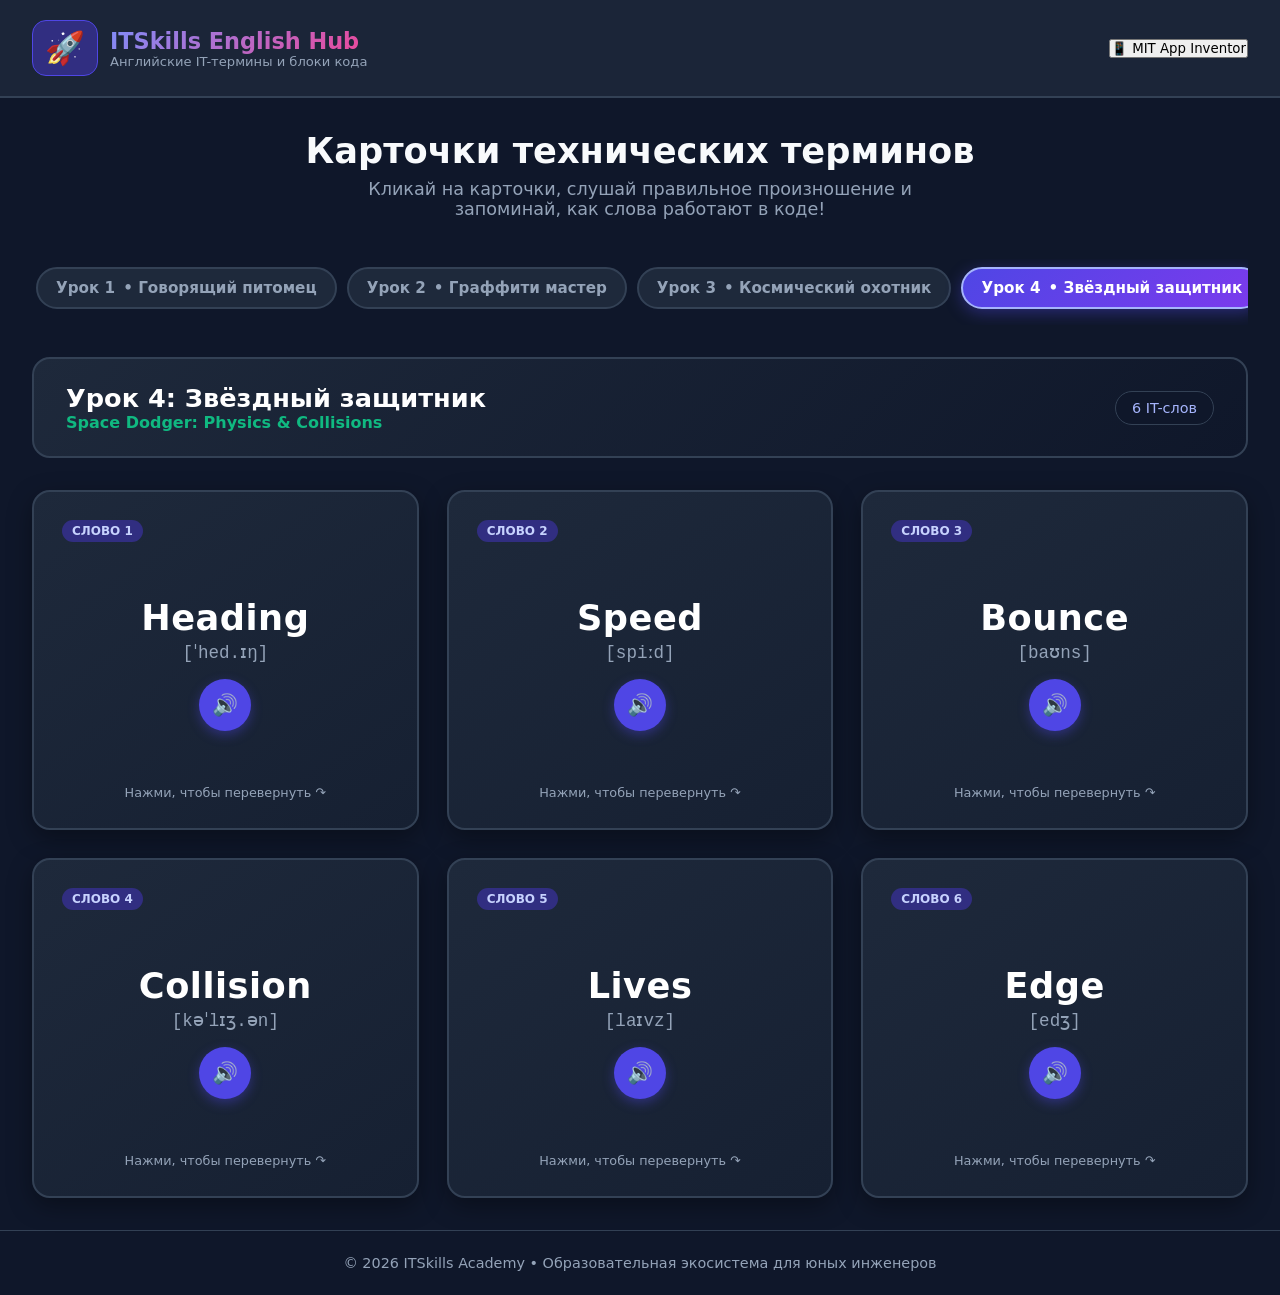
<file: index.html>
<!DOCTYPE html>
<html lang="ru">
<head>
  <meta charset="UTF-8">
  <meta name="viewport" content="width=device-width, initial-scale=1.0">
  <title>ITSkills English Hub • Интерактивный IT-словарь</title>
  <link rel="stylesheet" href="css/style.css">
</head>
<body>

  <!-- HEADER -->
  <header>
    <div class="logo-group" onclick="selectCourse('app-inventor')">
      <div class="logo-icon">🚀</div>
      <div class="logo-text">
        <h1>ITSkills English Hub</h1>
        <p>Английские IT-термины и блоки кода</p>
      </div>
    </div>
    <div id="courseSelector" style="display: flex; gap: 8px;"></div>
  </header>

  <!-- MAIN -->
  <main>
    <div class="hero-section">
      <h2>Карточки технических терминов</h2>
      <p>Кликай на карточки, слушай правильное произношение и запоминай, как слова работают в коде!</p>
    </div>

    <!-- LESSON NAVIGATION PILLS -->
    <div class="lesson-nav" id="lessonNav">
      <!-- Generated via JS -->
    </div>

    <!-- ACTIVE LESSON HEADER -->
    <div class="active-lesson-header" id="activeLessonHeader">
      <div class="active-lesson-title">
        <h3 id="lessonTitle">Загрузка урока...</h3>
        <p id="lessonSubtitle"></p>
      </div>
      <div class="lesson-stats" id="lessonWordCount">0 слов</div>
    </div>

    <!-- 3D CARDS GRID -->
    <div class="cards-grid" id="cardsContainer">
      <!-- Generated via JS -->
    </div>
  </main>

  <!-- FOOTER -->
  <footer>
    <p>© 2026 ITSkills Academy • Образовательная экосистема для юных инженеров</p>
  </footer>

  <script src="js/app.js"></script>
</body>
</html>
</file>
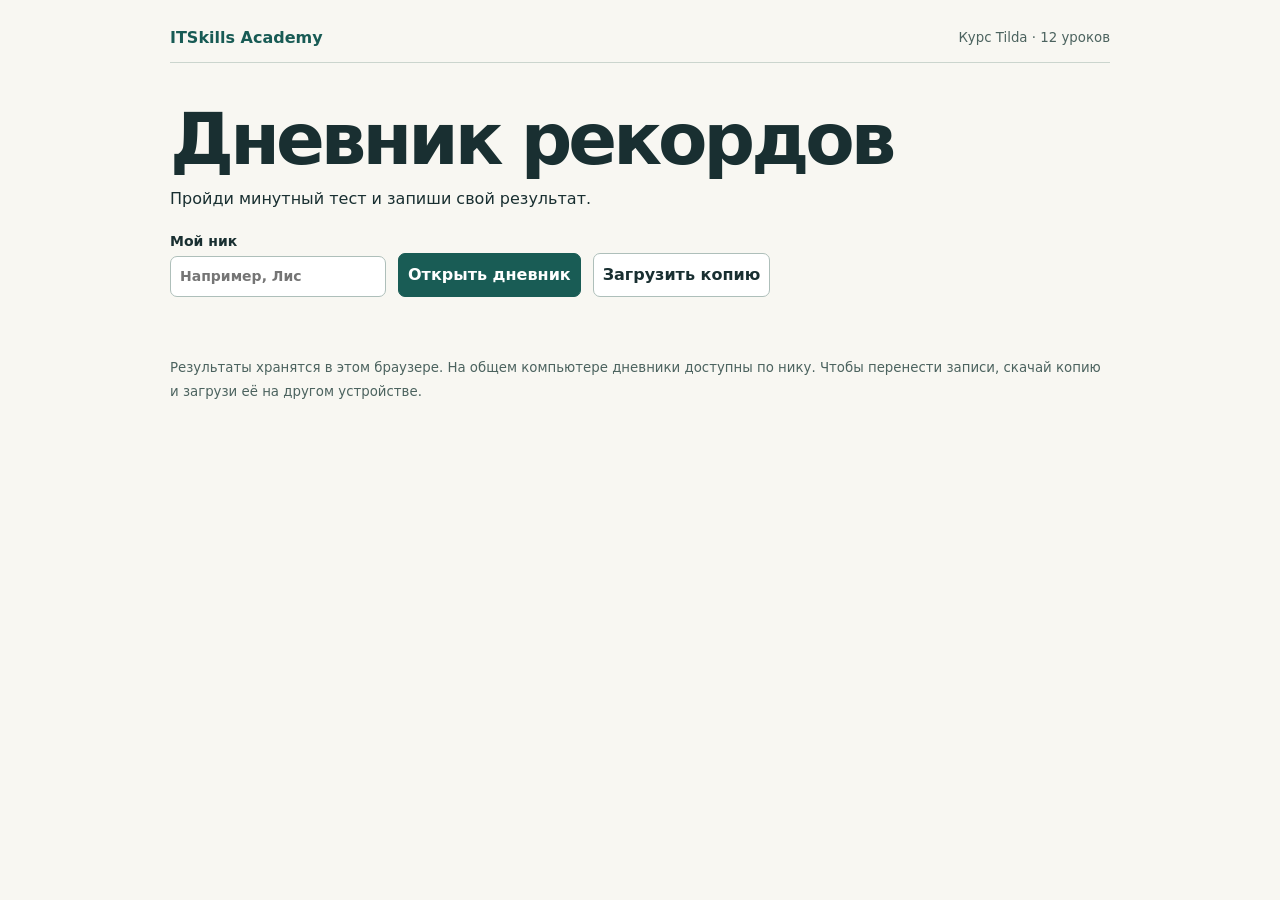
<file: tilda-diary/index.html>
<!doctype html><html lang="ru"><meta charset="utf-8"><meta name="viewport" content="width=device-width,initial-scale=1"><title>Дневник рекордов · ITSkills</title><style>
*{box-sizing:border-box}body{margin:0;background:#f8f7f2;color:#192f31;font:16px/1.5 system-ui,sans-serif}main{max-width:980px;margin:auto;padding:26px 20px 60px}header{display:flex;justify-content:space-between;align-items:center;border-bottom:1px solid #cbd5ce;padding-bottom:12px}header b{color:#185b55}h1{font-size:clamp(36px,7vw,72px);letter-spacing:-.055em;line-height:1;margin:40px 0 12px}h2{font-size:21px;margin:0 0 15px}p{margin:8px 0 20px}.row{display:flex;flex-wrap:wrap;gap:12px;align-items:end}label{display:grid;gap:4px;font-size:14px;font-weight:600}input,select,button{font:inherit;border:1px solid #aebfba;border-radius:7px;padding:9px;background:white;color:inherit;max-width:100%}button{cursor:pointer;font-weight:650}button.primary{background:#195c55;color:white;border-color:#195c55}section{background:#fff;border:1px solid #d4dcd6;border-radius:14px;padding:clamp(14px,3vw,26px);margin:18px 0}.stats{background:#164641;color:white}.stats .row{justify-content:space-between}.stats strong{font-size:32px;display:block}.stats span{color:#d3eae0}svg{width:100%;height:auto;display:block}table{width:100%;border-collapse:collapse;font-size:14px}th,td{text-align:left;padding:8px;border-bottom:1px solid #dae1de;white-space:nowrap}.scroll{overflow:auto}small{color:#4c635f}input[type=number]{width:125px}[hidden]{display:none!important}#status{min-height:1.5em;color:#15534d}button:focus-visible,input:focus-visible,select:focus-visible{outline:3px solid #da8818}footer{margin-top:26px}#backup{margin-top:15px}
</style><main><header><b>ITSkills Academy</b><small>Курс Tilda · 12 уроков</small></header><h1>Дневник рекордов</h1><p>Пройди минутный тест и запиши свой результат.</p>
<form id="login" class="row"><label>Мой ник<input id="nick" maxlength="36" required placeholder="Например, Лис" list="nicks"></label><datalist id="nicks"></datalist><button class="primary">Открыть дневник</button><button type="button" id="restore">Загрузить копию</button><input type="file" accept=".json,application/json" id="file" hidden></form><p id="status" role="status"></p>
<div id="book" hidden><section class="stats"><h2 id="owner"></h2><div class="row"><div><span>Старт · урок 1</span><strong id="start"></strong></div><div><span>Рекорд на уроках</span><strong id="best"></strong></div><div><span>Замеров на уроках</span><strong id="count"></strong></div></div></section>
<section><h2>Записать результат</h2><form id="entry" class="row"><label>Где тренировался<select id="kind"><option value="lesson">На уроке</option><option value="home">Дома</option></select></label><label id="lessonLabel">Урок<select id="lesson"></select></label><label>Дата<input type="date" id="date" required></label><label>Тренажёр<input id="trainer" list="trainers" maxlength="60" required value="Monkeytype"></label><datalist id="trainers"><option>Monkeytype</option><option>keybr</option></datalist><label>Знаков/мин<input id="speed" type="number" min="0" max="5000" required></label><label>Ошибок, %<input id="errors" type="number" min="0" max="100" step="0.1" required></label><label>Навык (по желанию)<input id="skill" maxlength="70" placeholder="Например, вернуть текст"></label><label>Как получилось<select id="mark"><option value="">Без отметки</option><option>С подсказкой</option><option>Самостоятельно</option></select></label><button class="primary">Сохранить</button></form><p><small>Для домашней практики без теста выбери «Дома», запиши навык и отметь, как получилось. Если тренажёр показывает WPM, умножь его на 5. Если показана точность, вычти её из 100%, чтобы получить процент ошибок.</small></p></section>
<section><h2>Мой график скорости</h2><div id="chart"></div></section><section><h2>Замеры на уроках</h2><div class="scroll"><table><thead><tr><th>Урок</th><th>Дата</th><th>Тренажёр</th><th>Знаков/мин</th><th>Ошибок, %</th><th>К старту</th><th>Рекорд</th><th>Навык</th><th>Отметка</th></tr></thead><tbody id="rows"></tbody></table></div></section><section><h2>Домашние тренировки</h2><div id="homes" class="scroll"></div></section><button id="backup">Скачать копию дневника</button></div>
<footer><small>Результаты хранятся в этом браузере. На общем компьютере дневники доступны по нику. Чтобы перенести записи, скачай копию и загрузи её на другом устройстве.</small></footer></main><script>
'use strict';
const $=id=>document.getElementById(id), key='itskills:tilda:diary:v1', today=()=>new Date(Date.now()-new Date().getTimezoneOffset()*60000).toISOString().slice(0,10);
let active='',data;
const load=()=>new Map(JSON.parse(localStorage.getItem(key)||'[]'));
function persist(name,d){const all=load();all.set(name,d);localStorage.setItem(key,JSON.stringify([...all]));}
function alertText(t){$('status').textContent=t;}
function names(){try{$('nicks').replaceChildren(...[...load().keys()].map(n=>new Option(n)));}catch{alertText('Не удалось прочитать хранилище браузера.');}}
function openBook(name){active=name;data=load().get(name)||{lessons:{},home:[]};$('nick').value=name;$('owner').textContent='Дневник · '+name;$('book').hidden=false;$('kind').value='lesson';$('lesson').value=Array.from({length:12},(_,i)=>i+1).find(i=>!data.lessons[i])||12;fill();render();}
function fill(){const lesson=$('kind').value==='lesson';$('lessonLabel').hidden=!lesson;const r=lesson?data.lessons[$('lesson').value]:null;$('speed').required=$('errors').required=lesson;$('skill').value=r?.skill||'';$('mark').value=r?.mark||'';$('date').value=r?.date||today();$('trainer').value=r?.trainer||'Monkeytype';$('speed').value=r?.speed??'';$('errors').value=r?.errors??'';}
function row(body,vals){const tr=body.insertRow();for(const v of vals)tr.insertCell().textContent=v;}
function render(){const entries=Object.entries(data.lessons).sort((a,b)=>+a[0]-b[0]),base=data.lessons[1]?.speed;$('start').textContent=base??'—';$('best').textContent=entries.length?Math.max(...entries.map(e=>e[1].speed)):'—';$('count').textContent=entries.length+' / 12';$('rows').replaceChildren();let high=-1;
for(let i=1;i<=12;i++){const r=data.lessons[i],diff=r&&base!=null?r.speed-base:null;row($('rows'),[i+([4,8,12].includes(i)?' 🏆':''),r?.date||'—',r?.trainer||'—',r?.speed??'—',r?.errors??'—',diff==null?'—':(diff>0?'+':'')+diff,r&&high>=0&&r.speed>high?'⭐':'',r?.skill||'—',r?.mark||'—']);if(r)high=Math.max(high,r.speed);}
const box=$('homes');box.replaceChildren();if(!data.home.length)box.textContent='Пока нет домашних замеров.';else{const t=document.createElement('table');row(t,['Дата','Тренажёр','Знаков/мин','Ошибок, %','Навык','Отметка']);for(const r of [...data.home].reverse())row(t,[r.date,r.trainer,r.speed??'—',r.errors??'—',r.skill||'—',r.mark||'—']);box.append(t);}
const chart=$('chart');chart.replaceChildren();if(!entries.length){chart.textContent='График появится после первого замера.';return;}const max=Math.max(10,Math.ceil(high/10)*10),x=i=>50+(i-1)*54,y=v=>135-105*v/max;chart.innerHTML='<svg viewBox="0 0 680 175" role="img" aria-label="Скорость по урокам, знаков в минуту. Значения приведены в таблице.">'+[0,max/2,max].map(v=>'<text x="0" y="'+(y(v)+4)+'">'+v+'</text><path stroke="#dce7e2" d="M48 '+y(v)+'H655"/>').join('')+'<polyline fill="none" stroke="#197568" stroke-width="3" points="'+entries.map(([i,r])=>x(i)+','+y(r.speed)).join(' ')+'"/>'+entries.map(([i,r])=>'<circle fill="#197568" cx="'+x(i)+'" cy="'+y(r.speed)+'" r="5"/>').join('')+Array.from({length:12},(_,i)=>'<text text-anchor="middle" x="'+x(i+1)+'" y="165">'+(i+1)+'</text>').join('')+'</svg>';}
for(let i=1;i<=12;i++)$('lesson').add(new Option(i+([4,8,12].includes(i)?' · турнир':''),i));
$('login').onsubmit=e=>{e.preventDefault();const name=$('nick').value.trim();if(!name)return;try{openBook(name);alertText('');}catch{alertText('Не удалось открыть дневник. Проверь доступ к хранилищу браузера.');}};
$('kind').onchange=$('lesson').onchange=fill;
$('entry').onsubmit=e=>{e.preventDefault();const r={date:$('date').value,trainer:$('trainer').value.trim(),speed:$('speed').value===''?null:+$('speed').value,errors:$('errors').value===''?null:+$('errors').value,skill:$('skill').value.trim(),mark:$('mark').value};if($('kind').value==='home'&&r.speed===null&&r.errors===null&&r.skill&&r.mark){r.trainer='—';}else if(r.speed===null||r.errors===null){alertText('Введи скорость и ошибки или запиши домашний навык с отметкой.');return;}if(!r.trainer){alertText('Укажи тренажёр.');return;}try{const next=load().get(active)||{lessons:{},home:[]};if($('kind').value==='lesson')next.lessons[$('lesson').value]=r;else next.home.push(r);persist(active,next);data=next;render();names();if($('kind').value==='home')fill();alertText('Сохранено · '+active);}catch{alertText('Не удалось сохранить результат в браузере.');}};
$('backup').onclick=()=>{const url=URL.createObjectURL(new Blob([JSON.stringify({version:1,nick:active,...data},null,2)],{type:'application/json'}));const a=document.createElement('a');a.href=url;a.download='Дневник-'+active+'.json';a.click();setTimeout(()=>URL.revokeObjectURL(url),1000);};
const valid=r=>r&&typeof r.date==='string'&&/^\d{4}-\d\d-\d\d$/.test(r.date)&&typeof r.trainer==='string'&&r.trainer.length<=60&&(r.skill==null||typeof r.skill==='string')&&(r.mark==null||['','С подсказкой','Самостоятельно'].includes(r.mark))&&((Number.isInteger(r.speed)&&r.speed>=0&&r.speed<=5000&&Number.isFinite(r.errors)&&r.errors>=0&&r.errors<=100)||(r.speed===null&&r.errors===null&&r.skill&&r.mark));
$('restore').onclick=()=>$('file').click();$('file').onchange=async()=>{try{const f=$('file').files[0];if(!f)return;if(f.size>3000000)throw Error();const a=JSON.parse(await f.text());if(a.version!==1||typeof a.nick!=='string'||!a.nick.trim()||a.nick.length>36||!a.lessons||Array.isArray(a.lessons)||typeof a.lessons!=='object'||!Array.isArray(a.home)||!a.home.every(valid)||!Object.entries(a.lessons).every(([i,r])=>/^([1-9]|1[0-2])$/.test(i)&&valid(r)&&r.speed!==null))throw Error();if(load().has(a.nick)&&!confirm('Заменить дневник «'+a.nick+'» данными из файла?'))return;persist(a.nick,{lessons:a.lessons,home:a.home});openBook(a.nick);names();alertText('Копия загружена.');}catch{alertText('Не удалось загрузить копию дневника.');}finally{$('file').value='';}};names();
</script></html>
</file>
<file: css/style.css>
:root {
  --primary: #4F46E5;
  --primary-hover: #4338CA;
  --accent: #10B981;
  --accent-pink: #EC4899;
  --bg: #0F172A;
  --card-bg: #1E293B;
  --card-front: #1E293B;
  --card-back: #26334D;
  --text: #F8FAFC;
  --text-muted: #94A3B8;
  --border: #334155;
  --radius: 18px;
  --font: 'Comic Sans MS', system-ui, -apple-system, sans-serif;
}

* {
  box-sizing: border-box;
  margin: 0;
  padding: 0;
  font-family: var(--font);
}

body {
  background: var(--bg);
  color: var(--text);
  min-height: 100vh;
  display: flex;
  flex-direction: column;
}

header {
  background: rgba(30, 41, 59, 0.85);
  backdrop-filter: blur(12px);
  border-bottom: 2px solid var(--border);
  padding: 1.25rem 2rem;
  position: sticky;
  top: 0;
  z-index: 50;
  display: flex;
  justify-content: space-between;
  align-items: center;
}

.logo-group {
  display: flex;
  align-items: center;
  gap: 12px;
  text-decoration: none;
  color: var(--text);
  cursor: pointer;
}

.logo-icon {
  font-size: 2rem;
  background: #312E81;
  padding: 8px 12px;
  border-radius: 14px;
  border: 1px solid #4F46E5;
}

.logo-text h1 {
  font-size: 1.4rem;
  font-weight: 800;
  background: linear-gradient(135deg, #818CF8, #EC4899);
  -webkit-background-clip: text;
  -webkit-text-fill-color: transparent;
}

.logo-text p {
  font-size: 0.82rem;
  color: var(--text-muted);
}

main {
  flex: 1;
  max-width: 1280px;
  width: 100%;
  margin: 0 auto;
  padding: 2rem;
}

/* COURSE HERO & SELECTOR */
.hero-section {
  text-align: center;
  margin-bottom: 2.5rem;
}

.hero-section h2 {
  font-size: 2.2rem;
  margin-bottom: 0.5rem;
}

.hero-section p {
  font-size: 1.1rem;
  color: var(--text-muted);
  max-width: 600px;
  margin: 0 auto 1.5rem;
}

/* LESSON PICKER PILLS */
.lesson-nav {
  display: flex;
  gap: 10px;
  overflow-x: auto;
  padding: 8px 4px 16px;
  margin-bottom: 2rem;
  scrollbar-width: thin;
}

.lesson-pill {
  flex-shrink: 0;
  background: var(--card-bg);
  border: 2px solid var(--border);
  color: var(--text-muted);
  padding: 10px 18px;
  border-radius: 30px;
  font-size: 0.95rem;
  font-weight: 700;
  cursor: pointer;
  transition: all 0.2s ease;
  display: flex;
  align-items: center;
  gap: 8px;
}

.lesson-pill:hover {
  border-color: #818CF8;
  color: var(--text);
  transform: translateY(-2px);
}

.lesson-pill.active {
  background: linear-gradient(135deg, #4F46E5, #7C3AED);
  border-color: #A5B4FC;
  color: #FFFFFF;
  box-shadow: 0 4px 16px rgba(79, 70, 229, 0.4);
}

/* LESSON HEADER */
.active-lesson-header {
  background: linear-gradient(135deg, #1E293B, #0F172A);
  border: 2px solid var(--border);
  border-radius: var(--radius);
  padding: 1.5rem 2rem;
  margin-bottom: 2rem;
  display: flex;
  justify-content: space-between;
  align-items: center;
  flex-wrap: wrap;
  gap: 1rem;
}

.active-lesson-title h3 {
  font-size: 1.6rem;
  color: #FFFFFF;
}

.active-lesson-title p {
  color: var(--accent);
  font-size: 1rem;
  font-weight: 600;
}

.lesson-stats {
  background: #0F172A;
  padding: 8px 16px;
  border-radius: 20px;
  border: 1px solid var(--border);
  font-size: 0.9rem;
  color: #A5B4FC;
}

/* 3D FLASHCARDS GRID */
.cards-grid {
  display: grid;
  grid-template-columns: repeat(auto-fill, minmax(320px, 1fr));
  gap: 1.75rem;
  perspective: 1200px;
}

.card-container {
  height: 340px;
  cursor: pointer;
}

.card-inner {
  position: relative;
  width: 100%;
  height: 100%;
  text-align: center;
  transition: transform 0.6s cubic-bezier(0.4, 0.2, 0.2, 1);
  transform-style: preserve-3d;
  border-radius: var(--radius);
}

.card-container.is-flipped .card-inner {
  transform: rotateY(180deg);
}

.card-front, .card-back {
  position: absolute;
  width: 100%;
  height: 100%;
  -webkit-backface-visibility: hidden;
  backface-visibility: hidden;
  border-radius: var(--radius);
  padding: 1.75rem;
  display: flex;
  flex-direction: column;
  justify-content: space-between;
  border: 2px solid var(--border);
  box-shadow: 0 8px 24px rgba(0, 0, 0, 0.35);
}

/* FRONT */
.card-front {
  background: linear-gradient(145deg, #1E293B, #162032);
}

.card-container:hover .card-front {
  border-color: #6366F1;
  box-shadow: 0 12px 30px rgba(99, 102, 241, 0.3);
}

.card-badge {
  align-self: flex-start;
  background: #312E81;
  color: #C7D2FE;
  font-size: 0.75rem;
  font-weight: 700;
  padding: 4px 10px;
  border-radius: 12px;
  text-transform: uppercase;
}

.card-main-word {
  margin: auto 0;
}

.term-title {
  font-size: 2.2rem;
  font-weight: 800;
  color: #FFFFFF;
  margin-bottom: 0.25rem;
  letter-spacing: 0.5px;
}

.transcription {
  font-size: 1.1rem;
  color: #94A3B8;
  font-family: monospace;
}

.audio-btn {
  background: #4F46E5;
  color: white;
  border: none;
  width: 52px;
  height: 52px;
  border-radius: 50%;
  margin: 1rem auto 0;
  display: flex;
  align-items: center;
  justify-content: center;
  cursor: pointer;
  font-size: 1.3rem;
  transition: all 0.2s ease;
  box-shadow: 0 4px 12px rgba(79, 70, 229, 0.4);
}

.audio-btn:hover {
  background: #6366F1;
  transform: scale(1.1);
}

.audio-btn:active {
  transform: scale(0.95);
}

.card-hint {
  font-size: 0.8rem;
  color: var(--text-muted);
}

/* BACK */
.card-back {
  background: linear-gradient(145deg, #1E293B, #0F172A);
  transform: rotateY(180deg);
  border-color: var(--accent);
  text-align: left;
}

.translation-title {
  font-size: 1.5rem;
  font-weight: 800;
  color: var(--accent);
  margin-bottom: 0.5rem;
}

.definition-box {
  background: rgba(15, 23, 42, 0.6);
  padding: 12px 14px;
  border-radius: 12px;
  font-size: 0.95rem;
  line-height: 1.4;
  color: #E2E8F0;
  margin-bottom: 0.75rem;
  border-left: 3px solid var(--accent);
}

.block-box {
  background: #020617;
  padding: 10px 12px;
  border-radius: 10px;
  border: 1px dashed #64748B;
}

.block-box span {
  font-size: 0.75rem;
  color: #94A3B8;
  text-transform: uppercase;
  display: block;
  margin-bottom: 4px;
}

.block-code {
  font-family: monospace;
  font-size: 0.9rem;
  color: #F59E0B;
  word-break: break-all;
}

/* FOOTER */
footer {
  border-top: 1px solid var(--border);
  padding: 1.5rem 2rem;
  text-align: center;
  color: var(--text-muted);
  font-size: 0.9rem;
}

@media (max-width: 768px) {
  header {
    padding: 1rem;
  }
  main {
    padding: 1rem;
  }
  .cards-grid {
    grid-template-columns: 1fr;
  }
}
</file>
